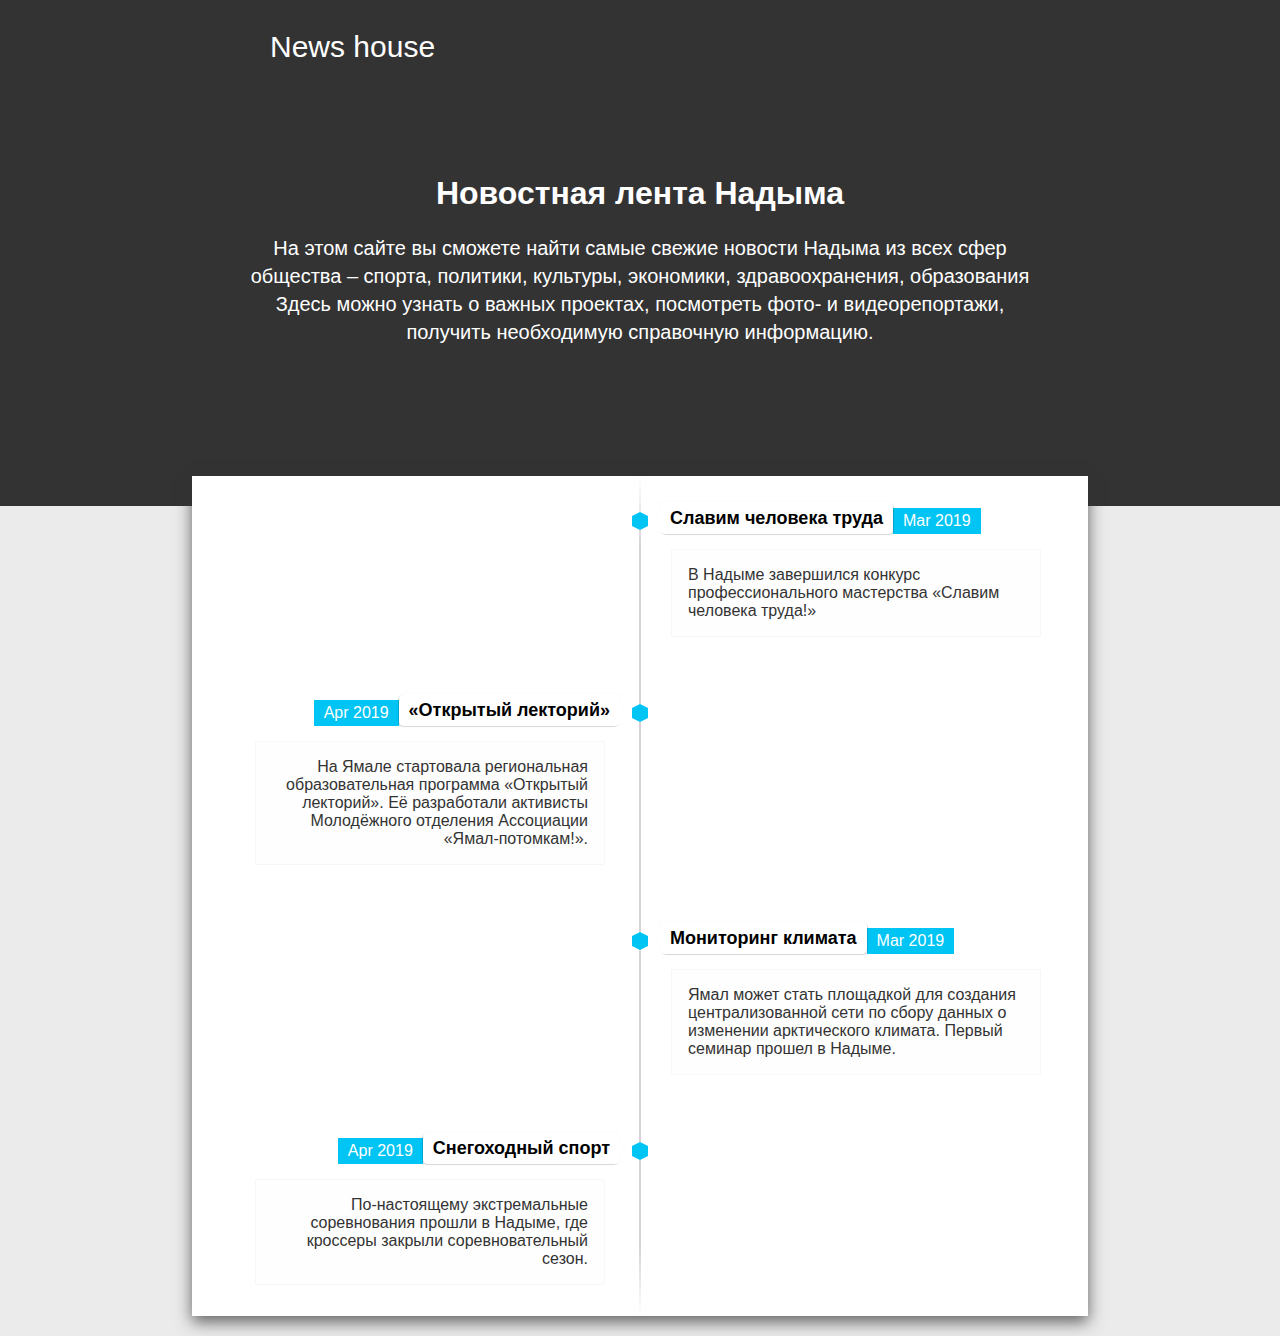
<file: index.html>
<!doctype html>
<html>
  <head>
    <meta charset="utf-8">
    <meta http-equiv="X-UA-Compatible" content="IE=edge">
    <meta name="viewport" content="width=device-width, initial-scale=1">
    <title>Альманах Надыма</title>
	<link rel="stylesheet" href="style.css">
  </head>
  <body>
	<div class="headerWrap">
		<div class="header">
			<a class="logo" href="index.html">News house</a>
			<h1 class="cover-heading">Новостная лента Надыма</h1>
			<p class="headerText">На этом сайте вы сможете найти самые свежие новости Надыма из всех сфер общества – спорта, политики, культуры, экономики, здравоохранения, образования <br> Здесь можно узнать о важных проектах, посмотреть фото- и видеорепортажи, получить необходимую справочную информацию.</p>
		</div>
	</div>
	<div class="mainPart">
		<ul class="timeline">
		  <li>
			<div class="direction-r">
			  <div class="flag-wrapper">
				<span class="hexa"></span>
				<span class="flag"><a href="2017.html">Славим человека труда</a></span>
				<span class="time-wrapper"><span class="time">Mar 2019</span></span>
			  </div>
			  <div class="desc">В Надыме завершился конкурс профессионального мастерства «Славим человека труда!»</div>
			</div>
		  </li>

		  <li>
			<div class="direction-l">
			  <div class="flag-wrapper">
				<span class="hexa"></span>
				<span class="flag"><a href="2.html">«Открытый лекторий»</a></span>
				<span class="time-wrapper"><span class="time">Apr 2019</span></span>
			  </div>
			  <div class="desc">На Ямале стартовала региональная образовательная программа «Открытый лекторий». Её разработали активисты Молодёжного отделения Ассоциации «Ямал-потомкам!».</div>
			</div>
		  </li>

		  <li>
			<div class="direction-r">
			  <div class="flag-wrapper">
				<span class="hexa"></span>
				<span class="flag"><a href="3.html">Мониторинг климата</a></span>
				<span class="time-wrapper"><span class="time">Mar 2019</span></span>
			  </div>
			  <div class="desc">Ямал может стать площадкой для создания централизованной сети по сбору данных о изменении арктического климата. Первый семинар прошел в Надыме.</div>
			</div>
		  </li>
		  
		  <li>
			<div class="direction-l">
			  <div class="flag-wrapper">
				<span class="hexa"></span>
				<span class="flag"><a href="4.html">Снегоходный спорт</a></span>
				<span class="time-wrapper"><span class="time">Apr 2019</span></span>
			  </div>
			  <div class="desc">По-настоящему экстремальные соревнования прошли в Надыме, где кроссеры закрыли соревновательный сезон.</div>
			</div>
		  </li>
		</ul>
		</ul>
	</div>
  </body>
</html>
</file>
<file: style.css>
* {
  box-sizing: border-box;
}
html{
}
body {
  background-color: #ebebeb;
  font-family: Helvetica, sans-serif;
  margin:0px;
}

@import url(https://fonts.googleapis.com/css?family=Raleway:400,900);

body{
  font-family: 'Raleway', sans-serif;
  color: #333;
}

header h1{
  text-align: center;
  font-weight: bold;
  margin-top: 0;
}
  
 header p{
   text-align: center;
   margin-bottom: 0;
 }

.hexa{
  border: 0px;
  float: left;
  text-align: center;
  height: 35px;
  width: 60px;
  font-size: 22px;
  background: #f0f0f0;
  color: #3c3c3c;
  position: relative;
  margin-top: 15px;
}

.hexa:before{
  content: ""; 
  position: absolute; 
  left: 0; 
  width: 0; 
  height: 0;
  border-bottom: 15px solid #f0f0f0;
  border-left: 30px solid transparent;
  border-right: 30px solid transparent;
  top: -15px;
}

.hexa:after{
  content: ""; 
  position: absolute; 
  left: 0; 
  width: 0; 
  height: 0;
  border-left: 30px solid transparent;
  border-right: 30px solid transparent;
  border-top: 15px solid #f0f0f0;
  bottom: -15px;
}

.timeline {
  position: relative;
  padding: 0;
  width: 100%;
  margin-top: 20px;
  list-style-type: none;
}

.timeline:before {
  position: absolute;
  left: 50%;
  top: 0;
  content: ' ';
  display: block;
  width: 2px;
  height: 100%;
  margin-left: -1px;
  background: rgb(213,213,213);
  background: -moz-linear-gradient(top, rgba(213,213,213,0) 0%, rgb(213,213,213) 8%, rgb(213,213,213) 92%, rgba(213,213,213,0) 100%);
  background: -webkit-gradient(linear, left top, left bottom, color-stop(0%,rgba(30,87,153,1)), color-stop(100%,rgba(125,185,232,1)));
  background: -webkit-linear-gradient(top, rgba(213,213,213,0) 0%, rgb(213,213,213) 8%, rgb(213,213,213) 92%, rgba(213,213,213,0) 100%);
  background: -o-linear-gradient(top, rgba(213,213,213,0) 0%, rgb(213,213,213) 8%, rgb(213,213,213) 92%, rgba(213,213,213,0) 100%);
  background: -ms-linear-gradient(top, rgba(213,213,213,0) 0%, rgb(213,213,213) 8%, rgb(213,213,213) 92%, rgba(213,213,213,0) 100%);
  background: linear-gradient(to bottom, rgba(213,213,213,0) 0%, rgb(213,213,213) 8%, rgb(213,213,213) 92%, rgba(213,213,213,0) 100%);
  z-index: 5;
}

.timeline li {
  padding: 2em 0;
}

.timeline .hexa{
  width: 16px;
  height: 10px;
  position: absolute;
  background: #00c4f3;
  z-index: 5;
  left: 0;
  right: 0;
  margin-left:auto;
  margin-right:auto;
  top: -30px;
  margin-top: 0;
}

.timeline .hexa:before {
  border-bottom: 4px solid #00c4f3;
  border-left-width: 8px;
  border-right-width: 8px;
  top: -4px;
}

.timeline .hexa:after {
  border-left-width: 8px;
  border-right-width: 8px;
  border-top: 4px solid #00c4f3;
  bottom: -4px;
}

.direction-l,
.direction-r {
  float: none;
  width: 100%;
  text-align: center;
}

.flag-wrapper {
  text-align: center;
  position: relative;
}

.flag {
  position: relative;
  display: inline;
  background: rgb(255,255,255);
  font-weight: 600;
  z-index: 15;
  padding: 6px 10px;
  text-align: left;
  border-radius: 5px;
}

.direction-l .flag:after,
.direction-r .flag:after {
  content: "";
  position: absolute;
  left: 50%;
  top: -15px;
  height: 0;
  width: 0;
  margin-left: -8px;
  border: solid transparent;
  border-bottom-color: rgb(255,255,255);
  border-width: 8px;
  pointer-events: none;
}

.direction-l .flag {
  -webkit-box-shadow: -1px 1px 1px rgba(0,0,0,0.15), 0 0 1px rgba(0,0,0,0.15);
  -moz-box-shadow: -1px 1px 1px rgba(0,0,0,0.15), 0 0 1px rgba(0,0,0,0.15);
  box-shadow: -1px 1px 1px rgba(0,0,0,0.15), 0 0 1px rgba(0,0,0,0.15);
}

.direction-r .flag {
  -webkit-box-shadow: 1px 1px 1px rgba(0,0,0,0.15), 0 0 1px rgba(0,0,0,0.15);
  -moz-box-shadow: 1px 1px 1px rgba(0,0,0,0.15), 0 0 1px rgba(0,0,0,0.15);
  box-shadow: 1px 1px 1px rgba(0,0,0,0.15), 0 0 1px rgba(0,0,0,0.15);
}

.time-wrapper {
  display: block;
  position: relative;
  margin: 4px 0 0 0;
  z-index: 14;
  line-height: 1em;
  vertical-align: middle;
  color: #fff;
}

.direction-l .time-wrapper {
  float: none;
}

.direction-r .time-wrapper {
  float: none;
}

.time {
  background: #00c4f3;
  display: inline-block;
  padding: 8px;
}

.desc {
  position: relative;
  margin: 1em 0 0 0;
  padding: 1em;
  background: rgb(254,254,254);
  -webkit-box-shadow: 0 0 1px rgba(0,0,0,0.20);
  -moz-box-shadow: 0 0 1px rgba(0,0,0,0.20);
  box-shadow: 0 0 1px rgba(0,0,0,0.20);
  z-index: 15;
}

.direction-l .desc,
.direction-r .desc {
  position: relative;
  margin: 1em 1em 0 1em;
  padding: 1em;
  z-index: 15;
}

@media(min-width: 768px){
  .timeline {
    width: 660px;
    margin: 0 auto;
    margin-top: 20px;
  }

  .timeline li:after {
    content: "";
    display: block;
    height: 0;
    clear: both;
    visibility: hidden;
  }
  
  .timeline .hexa {
    left: -28px;
    right: auto;
    top: 8px;
  }

  .timeline .direction-l .hexa {
    left: auto;
    right: -28px;
  }

  .direction-l {
    position: relative;
    width: 310px;
    float: left;
    text-align: right;
  }

  .direction-r {
    position: relative;
    width: 310px;
    float: right;
    text-align: left;
  }

  .flag-wrapper {
    display: inline-block;
  }
  
  .flag {
    font-size: 18px;
  }

  .direction-l .flag:after {
    left: auto;
    right: -16px;
    top: 50%;
    margin-top: -8px;
    border: solid transparent;
    border-left-color: rgb(254,254,254);
    border-width: 8px;
  }

  .direction-r .flag:after {
    top: 50%;
    margin-top: -8px;
    border: solid transparent;
    border-right-color: rgb(254,254,254);
    border-width: 8px;
    left: -8px;
  }

  .time-wrapper {
    display: inline;
    vertical-align: middle;
    margin: 0;
  }

  .direction-l .time-wrapper {
    float: left;
  }

  .direction-r .time-wrapper {
    float: right;
  }

  .time {
    padding: 5px 10px;
  }

  .direction-r .desc {
    margin: 1em 0 0 0.75em;
  }
}

@media(min-width: 992px){
  .timeline {
    width: 800px;
    margin: 0 auto;
    margin-top: 20px;
  }

  .direction-l {
    position: relative;
    width: 380px;
    float: left;
    text-align: right;
  }

  .direction-r {
    position: relative;
    width: 380px;
    float: right;
    text-align: left;
  }
}

.contentWrap{
	margin: 10px auto;
	width: 960px;
	
}

.contentBlock{
	margin:10px 0;
	overflow:auto;
}

.leftText{
	float:left;
	width:40%;
}

.rightText{
	float:right;
	width:40%;
}

.leftImg{
	float:left;
	width:40%;
	margin-right: 10px;
}

.rightImg{
	float:right;
	width:40%;
	margin-left: 10px;
}
.headerWrap{
	width:100%;
	background-color:#333333;
	padding-bottom:160px;
	
}
.logo{
	display:block;
	text-decoration:none;
	padding:30px;
	margin:0px;
	font-size:30px;
	color:white;
}
.header{
	max-width:800px;
	margin:0px auto;
}
.cover-heading{
	padding-top:60px;
	color:white;
	size:40px;
	text-align:center;
}
.headerText{
	color:white;
	text-align:center;
	margin-bottom: 0px;
    font-size: 20px;
    font-weight: 300;
    line-height: 1.4;
}
.mainPart{
	background-color:white;	
	width:70%;
	min-width:660px;
	margin:-50px auto 20px;
	-webkit-box-shadow: 0px 6px 15px 0px rgba(50, 50, 50, 0.74);
	-moz-box-shadow:    0px 6px 15px 0px rgba(50, 50, 50, 0.74);
	box-shadow:         0px 6px 15px 0px rgba(50, 50, 50, 0.74);
}
.flag a{
	text-decoration:none;
	color:black !important;
}
.headerWrapNew{
	width:100%;
	background-color:#333333;
}
.mainPartNew{
	padding:30px;
	background-color:white;	
	width:70%;
	min-width:660px;
	margin:20px auto 20px;
	-webkit-box-shadow: 0px 6px 15px 0px rgba(50, 50, 50, 0.74);
	-moz-box-shadow:    0px 6px 15px 0px rgba(50, 50, 50, 0.74);
	box-shadow:         0px 6px 15px 0px rgba(50, 50, 50, 0.74);
}
.text p{
	line-height:1.5;
}
.subtitle1{
	text-align:center;
	line-height: 1.5;
}
.img1{
	max-width:100%;
}
.logo1{
	display:block;
	text-decoration:none;
	padding:10px;
	margin:0px;
	font-size:30px;
	color:white;
}
</file>
